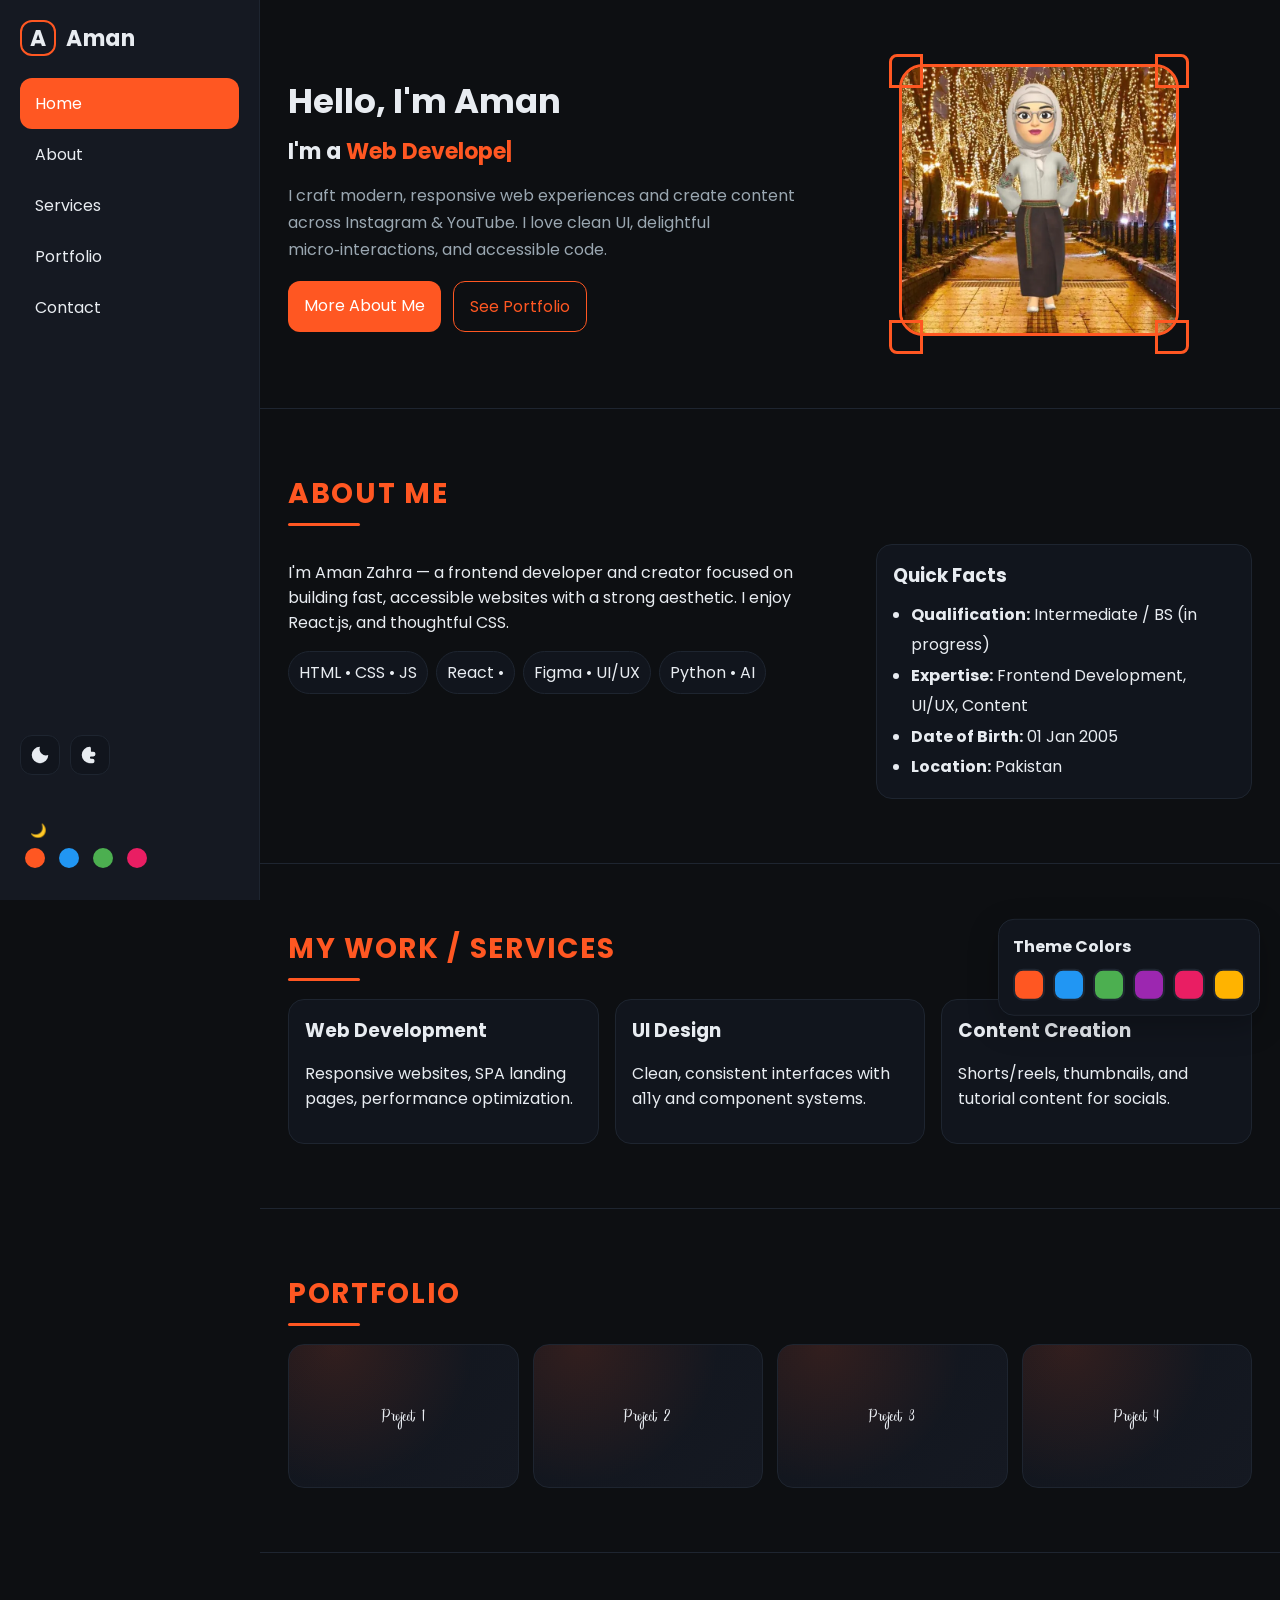
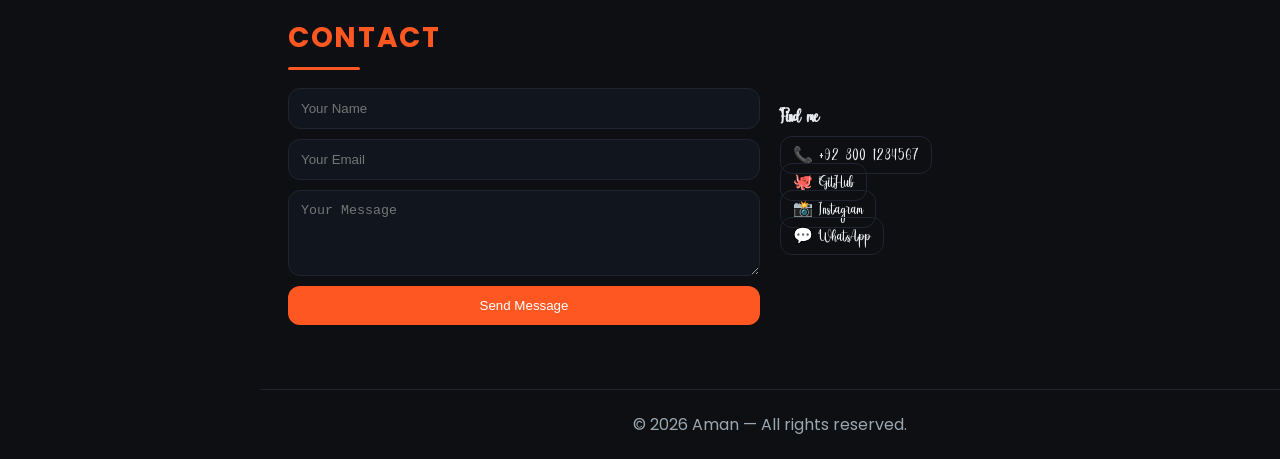
<file: AmanPortfolio/index.html>
<!-- =============================
  index.html — Aman's Portfolio
  Features: Sidebar nav, sections (Home, About, Services, Portfolio, Contact),
  live theme color switcher, light/dark mode, typing animation,
  responsive layout, decorative arrows around profile image,
  mobile menu, social links. 
============================= -->
<!DOCTYPE html>
<html lang="en" data-theme="dark">

<head>
  <meta charset="utf-8" />
  <meta name="viewport" content="width=device-width, initial-scale=1" />
  <title>Aman — Portfolio</title>
  <link rel="preconnect" href="https://fonts.googleapis.com">
  <link rel="preconnect" href="https://fonts.gstatic.com" crossorigin>
  <link href="https://fonts.googleapis.com/css2?family=Poppins:wght@300;400;600;700&display=swap" rel="stylesheet">
  <link rel="stylesheet" href="portfolio.css" />
</head>

<body>
  <!-- Sidebar -->
  <aside class="sidebar" id="sidebar">
    <button class="hamburger" id="hamburger" aria-label="Toggle menu">
      <span></span><span></span><span></span>
    </button>
    <!-- sidebar menu continues -->
    </div>
    <a href="#home" class="brand" id="brand">
      <span class="brand-initial">A</span>
      <span class="brand-name">Aman</span>
      <!-- Arrow decoration around name (visible on mobile where profile image is hidden) -->
      <!-- <span class="name-arrows">
          <i class="arrow a1"></i>
          <i class="arrow a2"></i>
          <i class="arrow a3"></i>
          <i class="arrow a4"></i>
        </span> -->
    </a>

    <nav class="nav">
      <a href="#home" class="nav-link active">Home</a>
      <a href="#about" class="nav-link">About</a>
      <a href="#services" class="nav-link">Services</a>
      <a href="#portfolio" class="nav-link">Portfolio</a>
      <a href="#contact" class="nav-link">Contact</a>
    </nav>

    <div class="sidebar-footer">
      <button id="themeToggler" class="icon-btn" title="Light/Dark">
        <svg viewBox="0 0 24 24" class="icon">
          <path d="M12 3a9 9 0 1 0 9 9 7 7 0 0 1-9-9Z" />
        </svg>
      </button>
      <button id="paletteBtn" class="icon-btn" title="Theme Colors">
        <svg viewBox="0 0 24 24" class="icon">
          <path
            d="M12 3a9 9 0 1 0 0 18h2.5a2.5 2.5 0 0 0 0-5H13a1 1 0 0 1-1-1v-0.5a1 1 0 0 1 1-1h2.5a2.5 2.5 0 0 0 0-5H14a1 1 0 0 1-1-1V5a2 2 0 0 0-1-2Z" />
        </svg>
      </button>
    </div>


    <div class="controls">
      <button id="theme-toggle">🌙</button>
      <div class="color-switcher">
        <span data-color="#ff5722" style="background:#ff5722"></span>
        <span data-color="#2196f3" style="background:#2196f3"></span>
        <span data-color="#4caf50" style="background:#4caf50"></span>
        <span data-color="#e91e63" style="background:#e91e63"></span>
      </div>
    </div>




  </aside>

  <!-- Theme Palette Panel -->
  <div class="palette" id="palette">
    <h4>Theme Colors</h4>
    <div class="swatches">
      <button class="swatch" data-color="#ff5722" style="--sw:#ff5722" aria-label="Orange"></button>
      <button class="swatch" data-color="#2196f3" style="--sw:#2196f3" aria-label="Blue"></button>
      <button class="swatch" data-color="#4caf50" style="--sw:#4caf50" aria-label="Green"></button>
      <button class="swatch" data-color="#9c27b0" style="--sw:#9c27b0" aria-label="Purple"></button>
      <button class="swatch" data-color="#e91e63" style="--sw:#e91e63" aria-label="Pink"></button>
      <button class="swatch" data-color="#ffb300" style="--sw:#ffb300" aria-label="Amber"></button>
    </div>
  </div>

  <!-- Main -->
  <main class="main">
    <!-- HOME -->
    <section id="home" class="section home">
      <div class="home-text">
        <h1 class="greeting">Hello, I'm <span class="accent">Aman</span></h1>
        <h2 class="sub">I'm a <span class="typing" aria-live="polite"></span><span class="cursor">|</span></h2>
        <p class="lead">I craft modern, responsive web experiences and create content across Instagram & YouTube. I love
          clean UI, delightful micro‑interactions, and accessible code.</p>
        <div class="cta">
          <a href="#about" class="btn">More About Me</a>
          <a href="#portfolio" class="btn ghost">See Portfolio</a>
        </div>
      </div>
      <div class="home-figure">
        <div class="avatar-wrap">
          <img src="Portfolio.webp" alt="Aman Profile" class="avatar">
          <!-- Decorative theme-colored arrows around profile pic -->
          <span class="decor-arrows">
            <i class="da da1"></i>
            <i class="da da2"></i>
            <i class="da da3"></i>
            <i class="da da4"></i>
          </span>
        </div>
      </div>
    </section>

    <!-- ABOUT -->
    <section id="about" class="section">
      <h2 class="section-title">About Me</h2>
      <div class="about-grid">
        <div>
          <p>I'm Aman Zahra — a frontend developer and creator focused on building fast, accessible websites with a
            strong aesthetic. I enjoy React.js, and thoughtful CSS.</p>
          <ul class="badges">
            <li>HTML • CSS • JS</li>
            <li>React • </li>
            <li>Figma • UI/UX</li>
            <li>Python • AI </li>
          </ul>
        </div>
        <div class="facts">
          <h3>Quick Facts</h3>
          <ul>
            <li><strong>Qualification:</strong> Intermediate / BS (in progress)</li>
            <li><strong>Expertise:</strong> Frontend Development, UI/UX, Content</li>
            <li><strong>Date of Birth:</strong> 01 Jan 2005</li>
            <li><strong>Location:</strong> Pakistan</li>
          </ul>
        </div>
      </div>
    </section>

    <!-- SERVICES -->
    <section id="services" class="section">
      <h2 class="section-title">My Work / Services</h2>
      <div class="cards">
        <article class="card">
          <h3>Web Development</h3>
          <p>Responsive websites, SPA landing pages, performance optimization.</p>
        </article>
        <article class="card">
          <h3>UI Design</h3>
          <p>Clean, consistent interfaces with a11y and component systems.</p>
        </article>
        <article class="card">
          <h3>Content Creation</h3>
          <p>Shorts/reels, thumbnails, and tutorial content for socials.</p>
        </article>
      </div>
    </section>

    <!-- PORTFOLIO -->
    <section id="portfolio" class="section">
      <h2 class="section-title">Portfolio</h2>
      <div class="grid">
        <a class="tile" href="#" aria-label="Project 1"><span>Project 1</span></a>
        <a class="tile" href="#" aria-label="Project 2"><span>Project 2</span></a>
        <a class="tile" href="#" aria-label="Project 3"><span>Project 3</span></a>
        <a class="tile" href="#" aria-label="Project 4"><span>Project 4</span></a>
      </div>
    </section>

    <!-- CONTACT -->
    <section id="contact" class="section">
      <h2 class="section-title">Contact</h2>
      <div class="contact-wrap">
        <form class="contact-form" onsubmit="event.preventDefault(); alert('Thanks, I\'ll get back to you!');">
          <input type="text" placeholder="Your Name" required />
          <input type="email" placeholder="Your Email" required />
          <textarea placeholder="Your Message" rows="4"></textarea>
          <button class="btn" type="submit">Send Message</button>
        </form>
        <div class="contact-info">
          <h3>Find me</h3>
          <ul class="links">
            <li><a href="tel:+923001234567">📞 +92 300 1234567</a></li>
            <li><a href="https://github.com/" target="_blank" rel="noreferrer">🐙 GitHub</a></li>
            <li><a href="https://instagram.com/" target="_blank" rel="noreferrer">📸 Instagram</a></li>
            <li><a href="https://wa.me/923001234567" target="_blank" rel="noreferrer">💬 WhatsApp</a></li>
          </ul>
        </div>
      </div>
    </section>

    <footer class="footer">© <span id="year"></span> Aman — All rights reserved.</footer>
  </main>

  <script src="portfolio.js"></script>
</body>

</html>
</file>
<file: AmanPortfolio/portfolio.css>
@font-face{
    font-family: Buttermilk;
    src: url(./Buttermilk.woff2);
}
:root{
  --accent:#ff5722; /* live theme color */
  --bg:#0d0f12;     /* dark bg */
  --bg-soft:#151922;
  --text:#e8ecf1;
  --muted:#9aa7b1;
  --card:#11151d;
  --border:#1e2530;

}

/* Light theme overrides */
:root[data-theme="light"], html[data-theme="light"]{
  --bg:#f7f9fc; --bg-soft:#ffffff; --text:#0f1720; --muted:#4b5563; --card:#ffffff; --border:#e5e7eb;
  
}

*{box-sizing:border-box}
html,body{height:100%}
body{margin:0;font-family:Poppins,system-ui,-apple-system,Segoe UI,Roboto,Arial,sans-serif;background:var(--bg);color:var(--text);display:flex}


/* ===== Sidebar ===== */
.sidebar{position:fixed;inset:0 auto 0 0;width:260px;background:var(--bg-soft);border-right:1px solid var(--border);padding:20px;display:flex;flex-direction:column;gap:12px;z-index:40}
.brand{display:flex;align-items:center;gap:10px;text-decoration:none;color:var(--text);font-weight:700;font-size:22px}
.brand-initial{width:36px;height:36px;display:grid;place-items:center;border:2px solid var(--accent);border-radius:12px}
.brand-name{letter-spacing:0.5px}
.name-arrows{position:relative;width:0;height:0}
.name-arrows .arrow{position:absolute;width:14px;height:14px;border:2px solid var(--accent)}
.name-arrows .a1{top:-8px;left:-18px;border-right:none;border-bottom:none;transform:rotate(0deg)}
.name-arrows .a2{top:-8px;left:40px;border-left:none;border-bottom:none}
.name-arrows .a3{top:18px;left:-18px;border-right:none;border-top:none}
.name-arrows .a4{top:18px;left:40px;border-left:none;border-top:none}
   /* font-family: Buttermilk; */

.nav{display:flex;flex-direction:column;margin-top:10px}
.nav-link{padding:12px 14px;border-radius:12px;color:var(--text);text-decoration:none;border:1px solid transparent}
.nav-link:hover{border-color:var(--border);background:linear-gradient(0deg,transparent,rgba(0,0,0,.05))}
.nav-link.active{background:var(--accent);color:#fff}

.sidebar-footer{margin-top:auto;display:flex;gap:10px}
.icon-btn{width:40px;height:40px;border-radius:12px;border:1px solid var(--border);background:var(--card);display:grid;place-items:center;cursor:pointer}
.icon-btn .icon{width:22px;height:22px;fill:var(--text)}

.hamburger{position:absolute;top:16px;right:-54px;width:44px;height:40px;border-radius:10px;border:1px solid var(--border);background:var(--card);display:none;flex-direction:column;justify-content:center;align-items:center;gap:5px;cursor:pointer}
.hamburger span{width:22px;height:2px;background:var(--text)}

/* ===== Theme Palette ===== */
.palette{position:fixed;right:20px;bottom:20px;background:var(--card);border:1px solid var(--border);padding:14px;border-radius:16px;box-shadow:0 10px 30px rgba(0,0,0,.25);z-index:50;transform:translateY(140%);transition:transform .25s ease}
.palette.open{transform:translateY(0)}
.palette h4{margin:0 0 10px 0}
.swatches{display:grid;grid-template-columns:repeat(6,32px);gap:8px}
.swatch{width:32px;height:32px;border-radius:10px;border:2px solid var(--border);background:var(--sw);cursor:pointer}



.controls {
  margin-top: 30px;
    
}
.color-switcher span {
  display: inline-block;
  width: 20px; height: 20px;
  margin: 5px;
  border-radius: 50%;
  cursor: pointer;
    
}
#theme-toggle {
  background: none; border: 2px solid var(--main-color);
  padding: 5px 10px; border-radius: 5px;
  cursor: pointer; color: var(--main-color);
    
}

/* ===== Main & Sections ===== */
.main{margin-left:260px;width:100%;min-height:100dvh;}
.section{padding:64px 28px;border-bottom:1px solid var(--border)}
.section-title{font-size:28px;margin:0 0 18px 0;color:var(--accent);text-transform:uppercase;letter-spacing:.06em;position:relative;}
.section-title::after{content:"";display:block;width:72px;height:3px;background:var(--accent);margin-top:8px;border-radius:2px}

/* Home layout */
.home{display:grid;grid-template-columns:1.2fr 1fr;gap:28px;align-items:center;}
.greeting{font-size:34px;margin:0 0 8px 0}
.sub{font-size:22px;margin:0 0 14px 0}
.typing{color:var(--accent);font-weight:700;}
.cursor{color:var(--accent);animation:blink 1s steps(2,end) infinite;}
@keyframes blink{50%{opacity:0}}
.lead{color:var(--muted);line-height:1.7;margin:0 0 18px 0}
.cta{display:flex;gap:12px}
.btn{background:var(--accent);color:#fff;border:none;padding:12px 16px;border-radius:12px;text-decoration:none;display:inline-block;}
.btn.ghost{background:transparent;color:var(--accent);border:1px solid var(--accent)}

/* Avatar & arrows */
.avatar-wrap{position:relative;width:280px;aspect-ratio:1;border-radius:24px;display:grid;place-items:center;margin-inline:auto}
.avatar{width:100%;height:100%;object-fit:cover;border-radius:24px;border:3px solid var(--accent)}
.decor-arrows .da{position:absolute;width:34px;height:34px;border:3px solid var(--accent)}
.da1{top:-10px;left:-10px;border-right:none;border-bottom:none;border-radius:8px 0 0 0}
.da2{top:-10px;right:-10px;border-left:none;border-bottom:none;border-radius:0 8px 0 0}
.da3{bottom:-10px;left:-10px;border-right:none;border-top:none;border-radius:0 0 0 8px}
.da4{bottom:-10px;right:-10px;border-left:none;border-top:none;border-radius:0 0 8px 0}

/* About */
.about-grid{display:grid;grid-template-columns:1.2fr .8fr;gap:24px;}
.badges{display:flex;flex-wrap:wrap;gap:8px;padding:0;margin:14px 0 0 0;list-style:none}
.badges li{padding:8px 10px;border-radius:999px;background:var(--card);border:1px solid var(--border)}
.facts{background:var(--card);border:1px solid var(--border);padding:16px;border-radius:16px}
.facts h3{margin:0 0 10px 0}
.facts ul{margin:0;padding-left:18px;line-height:1.9}

/* Services */
.cards{display:grid;grid-template-columns:repeat(3,1fr);gap:16px}
.card{background:var(--card);border:1px solid var(--border);padding:16px;border-radius:16px}
.card h3{margin:0 0 8px 0}

/* Portfolio */
.grid{display:grid;grid-template-columns:repeat(4,1fr);gap:14px}
.tile{position:relative;aspect-ratio:16/10;border-radius:16px;border:1px solid var(--border);background:linear-gradient(135deg,var(--card),var(--bg-soft));color:var(--text);text-decoration:none;display:grid;place-items:center;overflow:hidden; font-family: Buttermilk;}
.tile span{position:relative;z-index:1}
.tile::after{content:"";position:absolute;inset:0;background:radial-gradient(circle at 20% 0%, color-mix(in oklab, var(--accent) 20%, transparent), transparent 60%);opacity:.7;transition:transform .3s ease; font-family: Buttermilk;}
.tile:hover::after{transform:scale(1.1)}

/* Contact */
.contact-wrap{display:grid;grid-template-columns:1fr 1fr;gap:20px; font-family: Buttermilk;}
.contact-form{display:grid;gap:10px; font-family: Buttermilk;}
.contact-form input, .contact-form textarea{background:var(--card);border:1px solid var(--border);color:var(--text);padding:12px;border-radius:12px;}
.links{list-style:none;margin:6px 0 0 0;padding:0;display:grid;gap:8px; font-family: Buttermilk;}
.links a{color:var(--text);text-decoration:none;border:1px solid var(--border);padding:10px 12px;border-radius:12px;}
.links a:hover{border-color:var(--accent);color:var(--accent)}

.footer{padding:22px;text-align:center;color:var(--muted);}

/* ===== Responsive ===== */
@media (max-width: 1100px){
  .home{grid-template-columns:1fr;}
  .avatar-wrap{width:220px}
  .about-grid{grid-template-columns:1fr}
  .cards{grid-template-columns:repeat(2,1fr)}
  .grid{grid-template-columns:repeat(3,1fr)}

}
@media (max-width: 820px){
  .sidebar{width:220px}
  .main{margin-left:220px}
  .grid{grid-template-columns:repeat(2,1fr)}
  .contact-wrap{grid-template-columns:1fr}
}
@media (max-width: 680px){
  .sidebar{transform:translateX(-100%)}
  .sidebar.open{transform:translateX(0)}
  .hamburger{display:flex}
  .main{margin-left:0}
  .section{padding:56px 18px}
  .grid{grid-template-columns:1fr}
}
</file>
